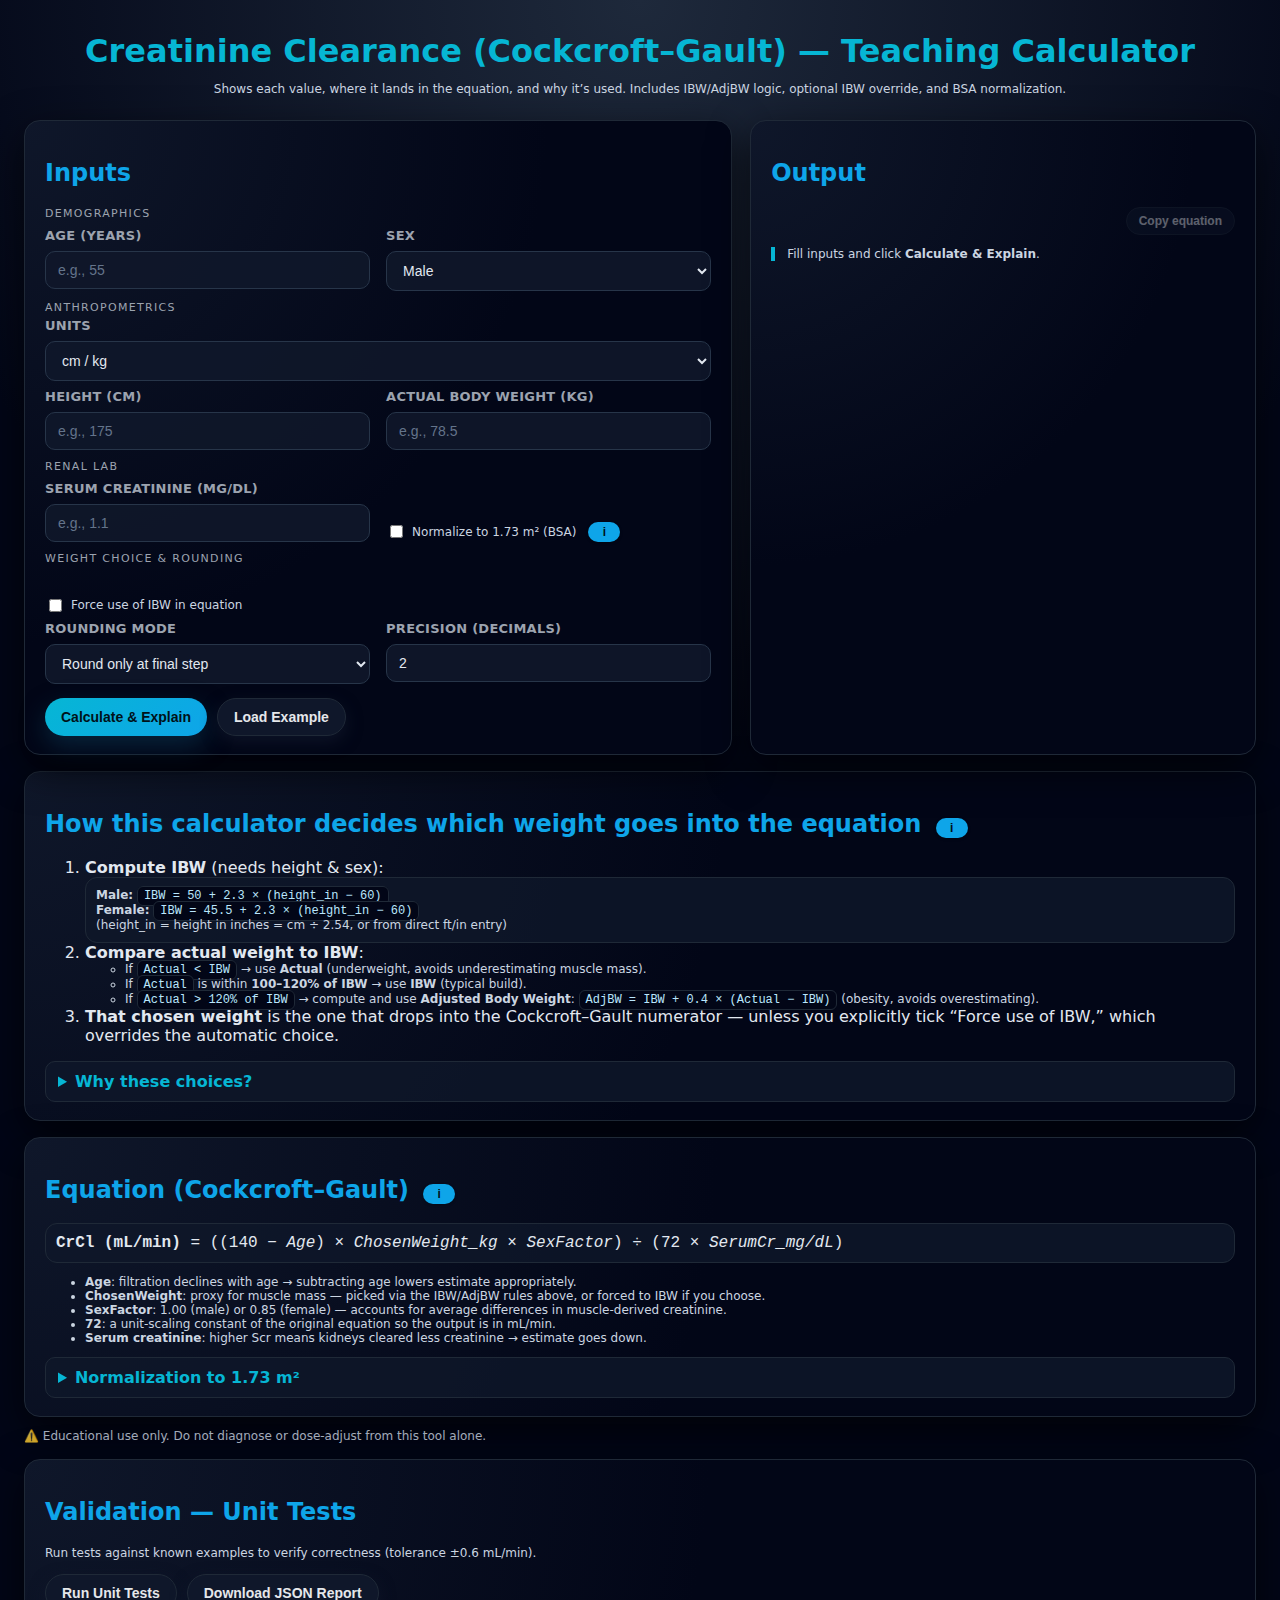
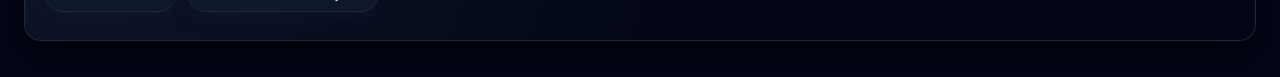
<file: cc_calc.html>
<!DOCTYPE html>
<html lang="en">
<head>
<meta charset="utf-8" />
<meta name="viewport" content="width=device-width, initial-scale=1" />
<title>Creatinine Clearance — Teaching Calculator (Cockcroft–Gault)</title>
<style>
  :root{
    --bg:#0f172a; --card:#020617; --border:#1f2937; --ink:#e2e8f0;
    --primary:#06b6d4; --accent:#0ea5e9; --muted:#020617;
    --ok:#22c55e; --warn:#fbbf24; --bad:#ef4444;
  }
  /* Layout & typography */
  body {
    font-family: system-ui, -apple-system, Segoe UI, Roboto, Arial, sans-serif;
    margin: 0;
    color: var(--ink);
    background: radial-gradient(circle at top, #1e293b 0, #020617 42%, #020617 100%);
  }
  .wrap {
    max-width: 1280px;
    margin: 32px auto 40px;
    padding: 0 24px;
  }
  header { text-align: center; margin-bottom: 24px; }
  h1 { margin: 0 0 8px; color: var(--primary); }
  h2, h3 { color: var(--accent); }
  .grid {
    display: grid;
    gap: 18px;
  }
  .grid-main {
    align-items: stretch;
  }
  @media (min-width: 960px) {
    .grid-main {
      grid-template-columns: minmax(0, 1.4fr) minmax(0, 1fr);
    }
  }
  @media (max-width: 959.98px) {
    .grid-main {
      grid-template-columns: minmax(0, 1fr);
    }
  }
  .card {
    background: radial-gradient(circle at top left, #0f172a 0, #020617 55%, #020617 100%);
    border: 1px solid var(--border);
    border-radius: 16px;
    padding: 18px 20px 18px;
    box-shadow: 0 14px 40px rgba(0,0,0,.65);
  }
  label {
    font-weight: 600;
    display: block;
    margin-bottom: 4px;
    font-size: 13px;
    letter-spacing: 0.02em;
    text-transform: uppercase;
    color: #9ca3af;
  }
  input, select {
    width: 100%;
    box-sizing: border-box;
    padding: 10px 12px;
    border: 1px solid #273549;
    border-radius: 10px;
    font-size: 14px;
    background: rgba(15,23,42,0.9);
    color: var(--ink);
    transition: border-color .12s ease, box-shadow .12s ease, background-color .12s ease;
  }
  input::placeholder {
    color: #64748b;
  }
  input:focus, select:focus {
    outline: none;
    border-color: var(--accent);
    box-shadow: 0 0 0 1px rgba(56,189,248,0.5);
    background: #020617;
  }
  select {
    cursor: pointer;
  }
  .row {
    display: grid;
    grid-template-columns: repeat(auto-fit, minmax(220px, 1fr));
    gap: 12px 16px;
    margin-top: 8px;
  }
  .field {
    display: flex;
    flex-direction: column;
    gap: 4px;
  }
  .field-inline {
    display:flex;
    gap:6px;
    align-items:center;
  }
  .section-label {
    font-size: 11px;
    text-transform: uppercase;
    letter-spacing: 0.12em;
    color:#9ca3af;
    margin: 10px 0 4px;
  }
  .section-label:first-of-type {
    margin-top: 0;
  }
  .actions {
    display: flex;
    gap: 10px;
    flex-wrap: wrap;
    margin-top: 14px;
  }
  button {
    padding: 10px 16px;
    border: 0;
    border-radius: 999px;
    background: linear-gradient(135deg, var(--primary), var(--accent));
    color: #001219;
    font-weight: 700;
    cursor: pointer;
    font-size: 14px;
    display:inline-flex;
    align-items:center;
    justify-content:center;
    gap:6px;
    box-shadow: 0 10px 25px rgba(8,47,73,.7);
    transition: transform .08s ease, box-shadow .08s ease, filter .12s ease;
  }
  button.secondary {
    background: #0f172a;
    color: #e5e7eb;
    border: 1px solid #1f2937;
    box-shadow: 0 6px 16px rgba(15,23,42,.8);
  }
  button:hover:not(:disabled) {
    filter: brightness(1.04);
    transform: translateY(-1px);
    box-shadow: 0 14px 32px rgba(15,23,42,.9);
  }
  button:active:not(:disabled) {
    transform: translateY(0);
    box-shadow: 0 8px 20px rgba(15,23,42,.8);
  }
  button:disabled {
    opacity: 0.4;
    cursor: default;
    box-shadow: none;
    transform: none;
  }
  .result {
    border-left: 4px solid var(--primary);
    padding-left: 12px;
  }
  .muted {
    background: rgba(15,23,42,0.82);
    border-radius: 12px;
    padding: 10px;
    border: 1px solid #1f2937;
  }
  code {
    background: #020617;
    border: 1px solid var(--border);
    padding: 2px 6px;
    border-radius: 6px;
    color: #bae6fd;
  }
  .mono { font-family: ui-monospace, SFMono-Regular, Menlo, Consolas, monospace; }
  .tag {
    display: inline-block;
    padding: 2px 8px;
    border-radius: 999px;
    font-size: 12px;
    font-weight: 700;
  }
  .ok { background: #14532d; color: var(--ok); }
  .warn { background: #78350f; color: var(--warn); }
  .bad { background: #7f1d1d; color: var(--bad); }
  details {
    background: rgba(15,23,42,0.82);
    border: 1px solid var(--border);
    border-radius: 10px;
    padding: 10px 12px;
  }
  details > summary {
    cursor: pointer;
    font-weight: 700;
    color: var(--primary);
  }
  .small { font-size: 12px; color: #cbd5e1; }

  /* copy button container */
  .copy-actions {
    display:flex;
    justify-content:flex-end;
    margin-bottom:6px;
  }
  .small-btn {
    padding: 6px 12px;
    font-size: 12px;
    box-shadow: 0 6px 16px rgba(15,23,42,.8);
  }

  /* Info button */
  .info-btn {
    display:inline-flex; align-items:center; justify-content:center;
    width:20px; height:20px; border-radius:999px; margin-left:6px;
    background:var(--accent); color:#001219; font-weight:800; font-size:12px; line-height:1;
    border:none; cursor:pointer; box-shadow: 0 1px 3px rgba(0,0,0,.3);
  }
  .info-btn:hover { filter: brightness(1.05); }

  /* Modal styles */
  .modal {
    position: fixed; inset: 0; display:none; z-index: 1000;
    background: rgba(2,6,23,0.7); backdrop-filter: blur(4px);
  }
  .modal[open] { display:block; }
  .modal-dialog {
    position: relative; margin: 6vh auto 0; width:min(92vw, 720px);
    background: var(--card); border: 1px solid var(--border); border-radius: 14px; padding: 18px 16px 16px;
    box-shadow: 0 20px 60px rgba(0,0,0,.45); animation: pop .12s ease-out;
  }
  @keyframes pop { from { transform: translateY(8px) scale(.98); opacity: 0 } to { transform: translateY(0) scale(1); opacity: 1 } }
  .modal-title { margin: 0 36px 8px 0; color: var(--primary); }
  .modal-close {
    position:absolute; top:10px; right:10px; border:none; background:#0b1220; color:var(--ink);
    width:30px; height:30px; border-radius:10px; cursor:pointer; font-weight:800; border:1px solid var(--border);
  }
  .modal-close:hover { background: var(--accent); color:#001219; }
  .modal-body { color:#e5e7eb; line-height:1.55; }
  .modal-body code { background:#0b1220; border:1px solid var(--border); color:#bae6fd; }
  .bullets { margin:8px 0; padding-left: 16px; }
  .bullets li { margin: 6px 0; }

  /* Tables (unit tests) */
  table { width:100%; border-collapse:collapse; font-size:13px; }
  th, td { border-bottom:1px solid var(--border); padding:6px; text-align:left; vertical-align: top; }
  th { color: var(--accent); }
</style>
</head>
<body>
  <div class="wrap">
    <header>
      <h1>Creatinine Clearance (Cockcroft–Gault) — Teaching Calculator</h1>
      <p class="small">Shows each value, where it lands in the equation, and why it’s used. Includes IBW/AdjBW logic, optional IBW override, and BSA normalization.</p>
    </header>

    <div class="grid grid-main">
      <div class="card">
        <h2>Inputs</h2>

        <div class="section-label">Demographics</div>
        <div class="row">
          <div class="field">
            <label for="age">Age (years)</label>
            <input id="age" type="number" min="1" max="120" placeholder="e.g., 55">
          </div>
          <div class="field">
            <label for="sex">Sex</label>
            <select id="sex">
              <option value="male">Male</option>
              <option value="female">Female</option>
            </select>
          </div>
        </div>

        <div class="section-label">Anthropometrics</div>
        <div class="row" style="margin-top:4px;">
          <div class="field">
            <label for="unitSystem">Units</label>
            <select id="unitSystem">
              <option value="metric">cm / kg</option>
              <option value="us">ft / in / lb</option>
            </select>
          </div>
        </div>

        <div class="row" id="metricInputs">
          <div class="field">
            <label for="height">Height (cm)</label>
            <input id="height" type="number" min="100" max="250" placeholder="e.g., 175">
          </div>
          <div class="field">
            <label for="weight">Actual Body Weight (kg)</label>
            <input id="weight" type="number" min="1" step="0.1" placeholder="e.g., 78.5">
          </div>
        </div>

        <div class="row" id="usInputs" style="display:none;">
          <div class="field">
            <label>Height (ft / in)</label>
            <div class="field-inline">
              <input id="height_ft" type="number" min="3" max="8" placeholder="e.g., 5" style="max-width:90px;">
              <input id="height_in" type="number" min="0" max="11" placeholder="e.g., 10" style="max-width:90px;">
            </div>
          </div>
          <div class="field">
            <label for="weight_lb">Actual Body Weight (lb)</label>
            <input id="weight_lb" type="number" min="1" step="0.1" placeholder="e.g., 180">
          </div>
        </div>

        <div class="section-label">Renal lab</div>
        <div class="row">
          <div class="field">
            <label for="scr">Serum Creatinine (mg/dL)</label>
            <input id="scr" type="number" min="0.1" step="0.01" placeholder="e.g., 1.1">
          </div>
          <div class="field" style="justify-content:flex-end;">
            <label>&nbsp;</label>
            <div class="field-inline" style="align-items:center;">
              <input id="normalize" type="checkbox" style="width:auto;">
              <span class="small">Normalize to 1.73 m² (BSA)</span>
              <button class="info-btn" aria-label="What is BSA normalization?" onclick="openModal('bsaModal')">i</button>
            </div>
          </div>
        </div>

        <div class="section-label">Weight choice &amp; rounding</div>
        <div class="row">
          <div class="field">
            <label>&nbsp;</label>
            <div class="field-inline" style="align-items:center;">
              <input id="forceIbw" type="checkbox" style="width:auto;">
              <span class="small">Force use of IBW in equation</span>
            </div>
          </div>
        </div>

        <div class="row" style="margin-top:6px;">
          <div class="field">
            <label for="roundMode">Rounding mode</label>
            <select id="roundMode">
              <option value="end">Round only at final step</option>
              <option value="each">Round at each step</option>
            </select>
          </div>
          <div class="field">
            <label for="roundPrecision">Precision (decimals)</label>
            <input id="roundPrecision" type="number" min="0" max="6" value="2">
          </div>
        </div>

        <div class="actions">
          <button id="calcBtn">Calculate &amp; Explain</button>
          <button class="secondary" id="demoBtn" title="Load a realistic example">Load Example</button>
        </div>
      </div>

      <div class="card">
        <h2>Output</h2>
        <div class="copy-actions">
          <button id="copyEqBtn" class="secondary small-btn" disabled title="Copy the full substituted equation">Copy equation</button>
        </div>
        <div id="output" class="result">
          <p class="small">Fill inputs and click <strong>Calculate &amp; Explain</strong>.</p>
        </div>
      </div>
    </div>

    <div class="card" style="margin-top:16px;">
      <h2>
        How this calculator decides which weight goes into the equation
        <button class="info-btn" aria-label="Explain weight logic" onclick="openModal('weightModal')">i</button>
      </h2>
      <ol>
        <li><strong>Compute IBW</strong> (needs height &amp; sex):
          <div class="muted small">
            <div><strong>Male:</strong> <code>IBW = 50 + 2.3 × (height_in − 60)</code></div>
            <div><strong>Female:</strong> <code>IBW = 45.5 + 2.3 × (height_in − 60)</code></div>
            <div>(height_in = height in inches = cm ÷ 2.54, or from direct ft/in entry)</div>
          </div>
        </li>
        <li><strong>Compare actual weight to IBW</strong>:
          <ul class="small">
            <li>If <code>Actual &lt; IBW</code> → use <strong>Actual</strong> (underweight, avoids underestimating muscle mass).</li>
            <li>If <code>Actual</code> is within <strong>100–120% of IBW</strong> → use <strong>IBW</strong> (typical build).</li>
            <li>If <code>Actual &gt; 120% of IBW</code> → compute and use <strong>Adjusted Body Weight</strong>: <code>AdjBW = IBW + 0.4 × (Actual − IBW)</code> (obesity, avoids overestimating).</li>
          </ul>
        </li>
        <li><strong>That chosen weight</strong> is the one that drops into the Cockcroft–Gault numerator — unless you explicitly tick “Force use of IBW,” which overrides the automatic choice.</li>
      </ol>
      <details>
        <summary>Why these choices?</summary>
        <div class="small">
          Creatinine comes from muscle. Using <em>actual</em> weight in obesity can overstate muscle mass and overestimate kidney function; using <em>IBW</em> in underweight persons can understate it. The IBW/AdjBW rules are a pragmatic way to keep the estimate realistic across body types, with an optional manual override to IBW when teaching or following a protocol that mandates IBW.
        </div>
      </details>
    </div>

    <div class="card" style="margin-top:16px;">
      <h2>
        Equation (Cockcroft–Gault)
        <button class="info-btn" aria-label="Explain the equation" onclick="openModal('equationModal')">i</button>
      </h2>
      <div class="muted">
        <div class="mono"><strong>CrCl (mL/min)</strong> = ((140 − <em>Age</em>) × <em>ChosenWeight_kg</em> × <em>SexFactor</em>) ÷ (72 × <em>SerumCr_mg/dL</em>)</div>
      </div>
      <ul class="small">
        <li><strong>Age</strong>: filtration declines with age → subtracting age lowers estimate appropriately.</li>
        <li><strong>ChosenWeight</strong>: proxy for muscle mass — picked via the IBW/AdjBW rules above, or forced to IBW if you choose.</li>
        <li><strong>SexFactor</strong>: 1.00 (male) or 0.85 (female) — accounts for average differences in muscle-derived creatinine.</li>
        <li><strong>72</strong>: a unit-scaling constant of the original equation so the output is in mL/min.</li>
        <li><strong>Serum creatinine</strong>: higher Scr means kidneys cleared less creatinine → estimate goes down.</li>
      </ul>
      <details>
        <summary>Normalization to 1.73 m²</summary>
        <div class="small">
          BSA (Mosteller): <code>BSA = √((height_cm × weight_kg) / 3600)</code>.  
          If selected, report: <code>CrCl_normalized = CrCl × (1.73 / BSA)</code> to compare across different body sizes.
        </div>
      </details>
    </div>

    <p class="small" style="margin-top:12px;opacity:.8;">
      ⚠️ Educational use only. Do not diagnose or dose-adjust from this tool alone.
    </p>

    <!-- === Modals === -->
    <!-- BSA Normalization Modal -->
    <div id="bsaModal" class="modal" role="dialog" aria-modal="true" aria-labelledby="bsaTitle">
      <div class="modal-dialog">
        <button class="modal-close" aria-label="Close" onclick="closeModal('bsaModal')">×</button>
        <h3 id="bsaTitle" class="modal-title">Normalize to 1.73 m² (BSA)</h3>
        <div class="modal-body">
          <p>Checking this box adjusts your creatinine clearance to a standardized body surface area of <strong>1.73 m²</strong> (average adult).</p>
          <ul class="bullets">
            <li><strong>Use it</strong> when comparing to lab eGFR or CKD stages (those are normalized).</li>
            <li><strong>Don’t use it</strong> for medication dosing — doses depend on your actual (unnormalized) mL/min.</li>
          </ul>
          <p>We compute BSA with Mosteller: <code>BSA = √((height_cm × weight_kg) / 3600)</code>, then apply <code>CrCl_normalized = CrCl × (1.73 / BSA)</code>.</p>
        </div>
      </div>
    </div>

    <!-- Weight Logic Modal -->
    <div id="weightModal" class="modal" role="dialog" aria-modal="true" aria-labelledby="weightTitle">
      <div class="modal-dialog">
        <button class="modal-close" aria-label="Close" onclick="closeModal('weightModal')">×</button>
        <h3 id="weightTitle" class="modal-title">How the Calculator Chooses Weight</h3>
        <div class="modal-body">
          <p>To avoid over/under-estimating muscle mass:</p>
          <ul class="bullets">
            <li><strong>IBW</strong>  
              Male: <code>50 + 2.3 × (height_in − 60)</code>  
              Female: <code>45.5 + 2.3 × (height_in − 60)</code>
            </li>
            <li><strong>Adjusted BW</strong> if Actual &gt; 120% of IBW: <code>AdjBW = IBW + 0.4 × (Actual − IBW)</code></li>
            <li><strong>Selection</strong>:
              <ul class="bullets">
                <li>Actual &lt; IBW → use <em>Actual</em> (underweight).</li>
                <li>100–120% of IBW → use <em>IBW</em> (typical build).</li>
                <li>&gt;120% of IBW → use <em>Adjusted</em> (obesity).</li>
              </ul>
            </li>
          </ul>
          <p>You can optionally override these rules and force IBW directly into the numerator (e.g., for teaching scenarios or when following a protocol that mandates IBW).</p>
        </div>
      </div>
    </div>

    <!-- Equation Modal -->
    <div id="equationModal" class="modal" role="dialog" aria-modal="true" aria-labelledby="eqTitle">
      <div class="modal-dialog">
        <button class="modal-close" aria-label="Close" onclick="closeModal('equationModal')">×</button>
        <h3 id="eqTitle" class="modal-title">Cockcroft–Gault: Term-by-Term</h3>
        <div class="modal-body">
          <p><code>CrCl = ((140 − Age) × Weight_used × SexFactor) / (72 × SerumCr)</code></p>
          <ul class="bullets">
            <li><strong>(140 − Age)</strong>: kidney function decreases with age → lowers estimate.</li>
            <li><strong>Weight_used</strong>: proxy for muscle mass (selected via IBW/AdjBW rules, or IBW if forced).</li>
            <li><strong>SexFactor</strong>: 1.00 (male) / 0.85 (female) for average differences in creatinine production.</li>
            <li><strong>72</strong>: unit-scaling constant in the original derivation (mL/min output).</li>
            <li><strong>SerumCr</strong>: higher value → lower clearance (more creatinine left in blood).</li>
          </ul>
          <p>Optionally, normalize to 1.73 m² to compare across different body sizes.</p>
        </div>
      </div>
    </div>

    <!-- === Validation / Unit Tests (BOTTOM) === -->
    <div class="card" id="validation" style="margin-top:16px;">
      <h2>Validation — Unit Tests</h2>
      <p class="small">Run tests against known examples to verify correctness (tolerance ±0.6 mL/min).</p>
      <div class="actions">
        <button class="secondary" id="runTests">Run Unit Tests</button>
        <button class="secondary" id="downloadJSON">Download JSON Report</button>
      </div>
      <div id="testResults" style="margin-top:10px;"></div>
    </div>
  </div>

<script>
/* ---------- Core functions (configurable rounding; full explanations preserved) ---------- */

// Global config read dynamically each calculation
function getRoundingConfig() {
  const mode = document.getElementById('roundMode')?.value || 'end';
  const precision = parseInt(document.getElementById('roundPrecision')?.value) || 2;
  return { mode, precision };
}

// Apply rounding for display and, if selected, for each intermediate step
function roundSmart(value, d) {
  const { precision } = getRoundingConfig();
  const decimals = (typeof d === 'number') ? d : precision;
  return Number.isFinite(value) ? Number(value.toFixed(decimals)) : NaN;
}
function maybeRound(value) {
  const { mode } = getRoundingConfig();
  return (mode === 'each') ? roundSmart(value) : value;
}

function cmToIn(cm){ return cm / 2.54; }
function ibwKg(heightIn, sex){
  if (!Number.isFinite(heightIn)) return NaN;
  const base = (sex === 'female') ? 45.5 : 50;
  const result = base + 2.3 * (heightIn - 60);
  return maybeRound(result);
}
function adjBw(ibw, actual){ return maybeRound(ibw + 0.4 * (actual - ibw)); }

function chooseWeight(actual, ibw){
  if (!Number.isFinite(actual) || !Number.isFinite(ibw)) return {weight: NaN, type: 'unknown', ratio: NaN};
  const ratio = actual / ibw;
  if (actual < ibw) return { weight: actual, type: 'Actual (under IBW)', ratio };
  if (ratio <= 1.2)  return { weight: ibw, type: 'IBW (within 100–120% of IBW)', ratio };
  return { weight: adjBw(ibw, actual), type: 'Adjusted (Actual > 120% of IBW)', ratio };
}

function bsaMosteller(heightCm, weightKg){
  return maybeRound(Math.sqrt((heightCm * weightKg) / 3600));
}

function cockcroftGault(age, weightUsedKg, scr, sex){
  const sexFactor = (sex === 'female') ? 0.85 : 1.0;
  const numerator = maybeRound((140 - age) * weightUsedKg * sexFactor);
  const denominator = maybeRound(72 * scr);
  const value = numerator / denominator;
  return {
    sexFactor,
    value: maybeRound(value)
  };
}

function colorForCrCl(crcl){
  if (!Number.isFinite(crcl)) return '';
  if (crcl >= 90) return 'ok';
  if (crcl >= 60) return 'warn';
  return 'bad';
}
function fmtTag(text, cls){ return `<span class="tag ${cls}">${text}</span>`; }

function getCanonicalHeightWeight(){
  const unitSystem = document.getElementById('unitSystem')?.value || 'metric';
  if (unitSystem === 'us'){
    const ft = parseFloat(document.getElementById('height_ft').value);
    const inch = parseFloat(document.getElementById('height_in').value);
    const lb = parseFloat(document.getElementById('weight_lb').value);
    const totalIn = (Number.isFinite(ft) ? ft : 0) * 12 + (Number.isFinite(inch) ? inch : 0);
    const height_cm = totalIn * 2.54;
    const weight_kg = lb * 0.45359237;
    return { height_cm, weight_kg };
  } else {
    const height_cm = parseFloat(document.getElementById('height').value);
    const weight_kg = parseFloat(document.getElementById('weight').value);
    return { height_cm, weight_kg };
  }
}

// stores the last fully substituted equation as plain text for copying
let lastEquationPlain = '';

/* ---------- Teaching Output (full explanation) ---------- */
function explainAndRender(){
  const age = parseFloat(document.getElementById('age').value);
  const sex = document.getElementById('sex').value;
  const { height_cm, weight_kg } = getCanonicalHeightWeight();
  const scr = parseFloat(document.getElementById('scr').value);
  const doNorm = document.getElementById('normalize').checked;
  const forceIbw = document.getElementById('forceIbw').checked;

  const out = document.getElementById('output');
  const copyBtn = document.getElementById('copyEqBtn');

  // reset copy state
  lastEquationPlain = '';
  if (copyBtn) {
    copyBtn.disabled = true;
    copyBtn.textContent = 'Copy equation';
  }

  // Basic validation
  if (![age, height_cm, weight_kg, scr].every(Number.isFinite) || age<=0 || height_cm<=0 || weight_kg<=0 || scr<=0){
    out.innerHTML = `<p class="small">⚠️ Please enter valid positive numbers for all fields.</p>`;
    return;
  }

  const height_in = cmToIn(height_cm);
  const _ibw = ibwKg(height_in, sex);
  const autoPick = chooseWeight(weight_kg, _ibw);
  const pick = (forceIbw && Number.isFinite(_ibw))
    ? { weight: maybeRound(_ibw), type: 'IBW (forced by user)', ratio: weight_kg / _ibw }
    : autoPick;

  const crclRaw = cockcroftGault(age, pick.weight, scr, sex);
  const sexFactor = crclRaw.sexFactor;
  const bsa = bsaMosteller(height_cm, weight_kg);
  const crcl = crclRaw.value;
  const crclNorm = doNorm ? crcl * (1.73 / bsa) : null;

  const bandCls = colorForCrCl(crcl);
  const bandTxt = (bandCls==='ok') ? '≈ normal (teaching band)'
                 : (bandCls==='warn') ? '≈ mildly reduced (teaching band)'
                 : '≈ reduced (teaching band)';

  const overrideNote = (forceIbw && autoPick.type !== pick.type)
    ? ` Automatically, the IBW/AdjBW rules would have selected <strong>${autoPick.type}</strong> (${roundSmart(autoPick.weight)} kg) for the numerator, but you chose to override this and force IBW into the equation (often done for teaching or to follow a protocol that mandates IBW).`
    : '';

  // Build explicit “what goes where and why” panel
  const lines = [
    `<div class="muted"><strong>Equation:</strong> <span class="mono">CrCl = ((140 − Age) × Weight_used × SexFactor) ÷ (72 × SerumCr)</span></div>`,
    `<div style="margin-top:10px;"><strong>We plug in:</strong></div>`,
    `<ul class="small">`+
      `<li><strong>(140 − Age)</strong> → (140 − <strong>${age}</strong>) = <strong>${140 - age}</strong> — Age reduces the estimate because filtration typically declines with age.</li>`+
      `<li><strong>Weight_used</strong> → <strong>${roundSmart(pick.weight)} kg</strong> (${pick.type}). We choose this because Actual/IBW = <strong>${roundSmart(pick.ratio, 3)}</strong>. Using the selection rules avoids over/under-estimating muscle mass.${overrideNote}</li>`+
      `<li><strong>SexFactor</strong> → <strong>${sexFactor}</strong> (${sex==='female' ? 'females produce less creatinine on average' : 'baseline for males'}).</li>`+
      `<li><strong>72</strong> in the denominator is a unit-scaling constant of the original Cockcroft–Gault derivation so the result is in mL/min.</li>`+
      `<li><strong>SerumCr</strong> → <strong>${scr}</strong> mg/dL. Higher Scr means more creatinine remains in blood → lower clearance.</li>`+
    `</ul>`,
    `<div class="muted small"><strong>Numerator</strong> = <code>(140 − ${age}) × ${roundSmart(pick.weight)} × ${sexFactor}</code> = <code>${roundSmart(140-age)} × ${roundSmart(pick.weight)} × ${sexFactor}</code> = <strong>${roundSmart((140-age)*pick.weight*sexFactor, 3)}</strong></div>`,
    `<div class="muted small"><strong>Denominator</strong> = <code>72 × ${scr}</code> = <strong>${roundSmart(72*scr, 3)}</strong></div>`
  ].join('');

  const autoReason = (() => {
    if (weight_kg < _ibw) {
      return 'because the actual weight is below IBW (underweight pattern), the automatic rule would normally use actual body weight to avoid underestimating muscle mass and clearance.';
    }
    if (weight_kg / _ibw <= 1.2) {
      return 'because the actual weight is within about 100–120% of IBW (a “typical build”), the automatic rule would normally use IBW as a reasonable proxy for muscle mass.';
    }
    return 'because the actual weight is more than 120% of IBW (obesity range), the automatic rule would normally use an adjusted body weight to avoid overestimating clearance.';
  })();

  const autoSelectionSentence =
    (weight_kg < _ibw
      ? 'Actual &lt; IBW → would use <strong>Actual</strong> (underweight: using IBW here might underestimate true clearance).'
      : (weight_kg/_ibw <= 1.2
          ? 'Actual within 100–120% of IBW → would use <strong>IBW</strong> (typical build: IBW approximates muscle mass).'
          : 'Actual &gt; 120% of IBW → would use <strong>Adjusted</strong> (obesity: adjusted weight tempers the influence of fat mass).'));

  const weightExplain = [
    `<div class="muted small"><strong>Height</strong>: ${roundSmart(height_cm)} cm = ${roundSmart(height_in,1)} in</div>`,
    `<div class="muted small"><strong>IBW</strong> (${sex}): `+
      (sex==='female'
        ? `<code>45.5 + 2.3 × (${roundSmart(height_in,1)} − 60)</code>`
        : `<code>50 + 2.3 × (${roundSmart(height_in,1)} − 60)</code>`) +
      ` = <strong>${roundSmart(_ibw)}</strong> kg</div>`,
    (autoPick.type.startsWith('Adjusted')
      ? `<div class="muted small"><strong>AdjBW</strong> (automatic logic) = <code>${roundSmart(_ibw)} + 0.4 × (${roundSmart(weight_kg)} − ${roundSmart(_ibw)})</code> = <strong>${roundSmart(autoPick.weight)}</strong> kg</div>`
      : ``),
    `<div class="small">Automatic selection rule (if you had not forced IBW): ${autoSelectionSentence}</div>`,
    (forceIbw && Number.isFinite(_ibw)
      ? `<div class="small">You checked <strong>Force use of IBW</strong>, so the Cockcroft–Gault numerator uses IBW (<strong>${roundSmart(_ibw)} kg</strong>) instead of the automatically chosen weight path (<strong>${autoPick.type}</strong>). This matters here ${autoReason}</div>`
      : ``)
  ].join('');

  const interpTag = bandCls ? fmtTag(bandTxt, bandCls) : '';

  out.innerHTML = `
    <div>
      <p><strong>Creatinine Clearance (CrCl):</strong> <span class="mono" style="font-size:1.25rem;">${roundSmart(crcl)} mL/min</span> ${interpTag}</p>
      ${doNorm ? `<p><strong>CrCl normalized to 1.73 m²:</strong> <span class="mono">${roundSmart(crclNorm)} mL/min/1.73m²</span></p>` : ``}
      <p class="small">BSA (Mosteller, uses actual height &amp; weight): <span class="mono">${roundSmart(bsa)} m²</span></p>

      <h3>Exactly what goes where — and why</h3>
      ${lines}

      <h3 style="margin-top:14px;">Weight pathway (how we chose the weight for the equation)</h3>
      ${weightExplain}

      <details style="margin-top:12px;">
        <summary>Show full substitution and single-line calculation</summary>
        <div class="small" style="margin-top:8px;">
          CrCl = <code>((140 − ${age}) × ${roundSmart(pick.weight)} × ${sexFactor})</code> ÷ <code>(72 × ${scr})</code>
          = <code>(${roundSmart(140-age)} × ${roundSmart(pick.weight)} × ${sexFactor})</code> ÷ <code>${roundSmart(72*scr,3)}</code>
          = <strong>${roundSmart(crcl)} mL/min</strong>
          ${doNorm ? `<div>CrCl_normalized = <code>${roundSmart(crcl)} × (1.73 / ${roundSmart(bsa)})</code> = <strong>${roundSmart(crclNorm)} mL/min/1.73m²</strong></div>` : ``}
        </div>
      </details>

      <details style="margin-top:8px;">
        <summary>Notes &amp; teaching caveats</summary>
        <ul class="small">
          <li>Cockcroft–Gault estimates <em>creatinine clearance</em> (mL/min). Many guidelines dose by CG CrCl, while kidney disease staging typically uses <em>eGFR</em> (CKD-EPI) normalized to 1.73 m².</li>
          <li>Scr is affected by muscle mass, diet, and lab method; equations are approximations.</li>
          <li>The 72 constant is part of the original equation’s units so the output lands in mL/min.</li>
          <li>BSA normalization is optional and mainly for size-neutral comparison.</li>
        </ul>
      </details>
    </div>
  `;

  // Build plain-text version of the full substituted equation for copying
  const baseEq = `Creatinine Clearance (Cockcroft–Gault)

CrCl = ((140 − Age) × Weight_used × SexFactor) ÷ (72 × SerumCr)

Substitution:
CrCl = ((140 − ${age}) × ${roundSmart(pick.weight)} × ${sexFactor}) ÷ (72 × ${scr})
    = (${roundSmart(140-age)} × ${roundSmart(pick.weight)} × ${sexFactor}) ÷ ${roundSmart(72*scr,3)}
    = ${roundSmart(crcl)} mL/min`;

  const normPart = doNorm
    ? `

BSA (Mosteller) = ${roundSmart(bsa)} m²
CrCl_normalized = ${roundSmart(crcl)} × (1.73 / ${roundSmart(bsa)}) = ${roundSmart(crclNorm)} mL/min/1.73 m²`
    : '';

  lastEquationPlain = baseEq + normPart;

  if (copyBtn && lastEquationPlain) {
    copyBtn.disabled = false;
  }
}

/* Copy equation handler */
function copyEquationToClipboard(){
  if (!lastEquationPlain) return;
  const btn = document.getElementById('copyEqBtn');
  const originalText = btn ? btn.textContent : '';

  function showCopied(){
    if (!btn) return;
    btn.textContent = 'Copied!';
    setTimeout(() => {
      btn.textContent = originalText || 'Copy equation';
    }, 1200);
  }

  if (navigator.clipboard && navigator.clipboard.writeText) {
    navigator.clipboard.writeText(lastEquationPlain).then(showCopied).catch(() => {
      // fallback on error
      const ta = document.createElement('textarea');
      ta.value = lastEquationPlain;
      document.body.appendChild(ta);
      ta.select();
      try { document.execCommand('copy'); } catch(e) {}
      document.body.removeChild(ta);
      showCopied();
    });
  } else {
    // legacy fallback
    const ta = document.createElement('textarea');
    ta.value = lastEquationPlain;
    document.body.appendChild(ta);
    ta.select();
    try { document.execCommand('copy'); } catch(e) {}
    document.body.removeChild(ta);
    showCopied();
  }
}

/* Unit system toggle */
function updateUnitVisibility(){
  const system = document.getElementById('unitSystem')?.value || 'metric';
  const metricRow = document.getElementById('metricInputs');
  const usRow = document.getElementById('usInputs');
  if (!metricRow || !usRow) return;
  if (system === 'us'){
    metricRow.style.display = 'none';
    usRow.style.display = 'grid';
  } else {
    metricRow.style.display = 'grid';
    usRow.style.display = 'none';
  }
}

/* Wire up buttons */
document.getElementById('calcBtn').addEventListener('click', explainAndRender);
document.getElementById('demoBtn').addEventListener('click', () => {
  document.getElementById('age').value = 45;
  document.getElementById('sex').value = 'male';
  const unitSel = document.getElementById('unitSystem');
  if (unitSel){
    unitSel.value = 'metric';
    updateUnitVisibility();
  }
  document.getElementById('height').value = 180;
  document.getElementById('weight').value = 95;
  document.getElementById('scr').value = 1.2;
  document.getElementById('normalize').checked = true;
  document.getElementById('forceIbw').checked = false;
  explainAndRender();
});

document.getElementById('unitSystem').addEventListener('change', updateUnitVisibility);
updateUnitVisibility();

const copyBtn = document.getElementById('copyEqBtn');
if (copyBtn) {
  copyBtn.addEventListener('click', copyEquationToClipboard);
}

/* ----- Modal logic (accessible) ----- */
function openModal(id){
  const modal = document.getElementById(id);
  if(!modal) return;
  modal.setAttribute('open','');
  const closeBtn = modal.querySelector('.modal-close');
  if (closeBtn) closeBtn.focus();
  document.addEventListener('keydown', escToClose);
  modal.addEventListener('click', clickOutsideToClose);
}
function closeModal(id){
  const modal = document.getElementById(id);
  if(!modal) return;
  modal.removeAttribute('open');
  document.removeEventListener('keydown', escToClose);
  modal.removeEventListener('click', clickOutsideToClose);
}
function escToClose(e){
  if (e.key === 'Escape'){
    document.querySelectorAll('.modal[open]').forEach(m => m.removeAttribute('open'));
    document.removeEventListener('keydown', escToClose);
  }
}
function clickOutsideToClose(e){
  if (e.target === e.currentTarget) { // backdrop
    e.currentTarget.removeAttribute('open');
    document.removeEventListener('keydown', escToClose);
  }
}

/* ---------- Unit Test Harness (bottom card) ---------- */
// Test cases (inputs & expected outputs). Tolerance ±0.6 mL/min.
const TESTS = [
  {name:'Quizlet 48M 72in 72kg Scr 1.0', age:48, sex:'male',   height_in:72, weight_kg:72,  scr_mgdl:1.0,  expected:92.0},
  {name:'Quizlet 88F 62in 55kg Scr 1.1', age:88, sex:'female', height_in:62, weight_kg:55,  scr_mgdl:1.1,  expected:28.0},
  {name:'Quizlet 58F 64in 110kg Scr 0.7 (AdjBW)', age:58, sex:'female', height_in:64, weight_kg:110, scr_mgdl:0.7, expected:106.0},
  // Correct arithmetic version included; the published 55 mL/min used (140-72)=58 incorrectly.
  {name:'Quizlet 72F 68in 68kg Scr 0.8 (corrected)', age:72, sex:'female', height_in:68, weight_kg:68, scr_mgdl:0.8, expected:64.1},
  {name:'Quizlet 94M 70in 58kg Scr 2.2', age:94, sex:'male',   height_in:70, weight_kg:58,  scr_mgdl:2.2,  expected:17.0},
  // HSE-style cases
  {name:'HSE A: 40M 180cm 80kg 100 µmol/L', age:40, sex:'male',   height_cm:180, weight_kg:80,  scr_mgdl:100/88.4, expected:92.1},
  {name:'HSE B: 40M 160cm 80kg 100 µmol/L', age:40, sex:'male',   height_cm:160, weight_kg:80,  scr_mgdl:100/88.4, expected:81.3},
];

function runUnitTests(){
  const tol = 0.6;
  const rows = [];
  let passed = 0, failed = 0;

  // Ensure tests run using "Round only at final step" for reproducibility
  const roundModeEl = document.getElementById('roundMode');
  const prevMode = roundModeEl ? roundModeEl.value : 'end';
  if (roundModeEl) roundModeEl.value = 'end';

  TESTS.forEach(t=>{
    const height_cm = t.height_cm ?? (t.height_in * 2.54);
    const height_in = t.height_in ?? (t.height_cm / 2.54);
    const ibw = ibwKg(height_in, t.sex);
    const pick = chooseWeight(t.weight_kg, ibw);
    const crcl = cockcroftGault(t.age, pick.weight, t.scr_mgdl, t.sex).value;
    const value = Number(crcl.toFixed(2));
    const ok = Math.abs(value - t.expected) <= tol;
    ok ? passed++ : failed++;
    rows.push({
      Case: t.name,
      Inputs: `age ${t.age}, ${t.sex}, h=${height_cm.toFixed(1)} cm, wt=${t.weight_kg} kg, SCr=${t.scr_mgdl.toFixed(3)} mg/dL`,
      WeightUsed: `${pick.weight.toFixed(2)} kg (${pick.type}; actual/IBW=${(t.weight_kg/ibw).toFixed(3)})`,
      Result: `${value} mL/min`,
      Expected: `${t.expected} mL/min`,
      Status: ok ? '✅ PASS' : '❌ FAIL'
    });
  });

  if (roundModeEl) roundModeEl.value = prevMode;

  const resEl = document.getElementById('testResults');
  const summary = `<p class="small"><strong>Summary:</strong> ${passed} passed, ${failed} failed (tolerance ±${tol} mL/min).</p>`;
  const table = `
    <div class="muted" style="overflow:auto;">
      <table>
        <thead>
          <tr>
            <th>Case</th><th>Inputs</th><th>Weight used</th><th>Your result</th><th>Expected</th><th>Status</th>
          </tr>
        </thead>
        <tbody>
          ${rows.map(r => `
            <tr>
              <td>${r.Case}</td>
              <td>${r.Inputs}</td>
              <td>${r.WeightUsed}</td>
              <td>${r.Result}</td>
              <td>${r.Expected}</td>
              <td>${r.Status}</td>
            </tr>`).join('')}
        </tbody>
      </table>
    </div>
  `;
  resEl.innerHTML = summary + table +
    `<p class="small">Note: The “72F/68in” flashcard is commonly miscomputed using (140−72)=58; the corrected value (~64.1) is used here.</p>`;
}

function downloadJSON(){
  const blob = new Blob([JSON.stringify(TESTS, null, 2)], {type:'application/json'});
  const a = document.createElement('a');
  a.href = URL.createObjectURL(blob);
  a.download = 'creatinine_clearance_tests.json';
  a.click();
}

/* Wire test buttons */
document.getElementById('runTests').addEventListener('click', runUnitTests);
document.getElementById('downloadJSON').addEventListener('click', downloadJSON);
</script>
</body>
</html>
</file>
